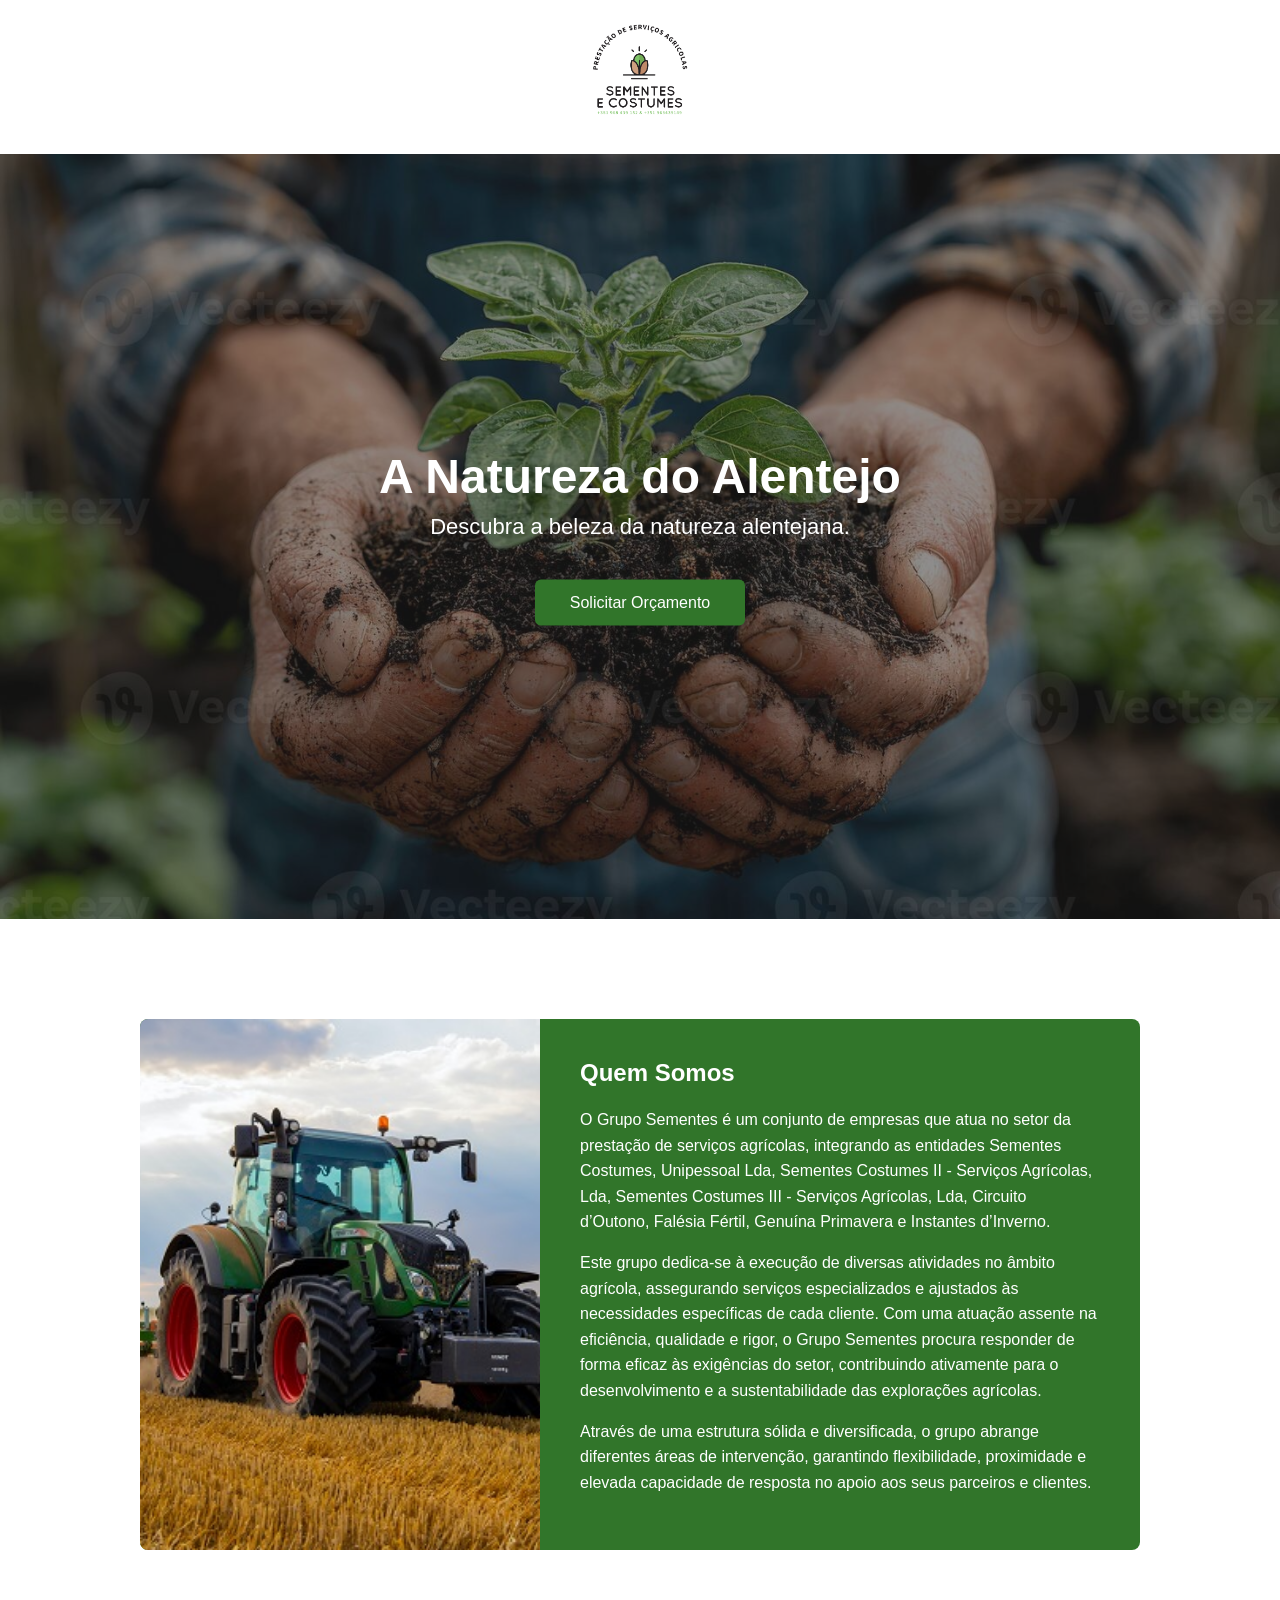
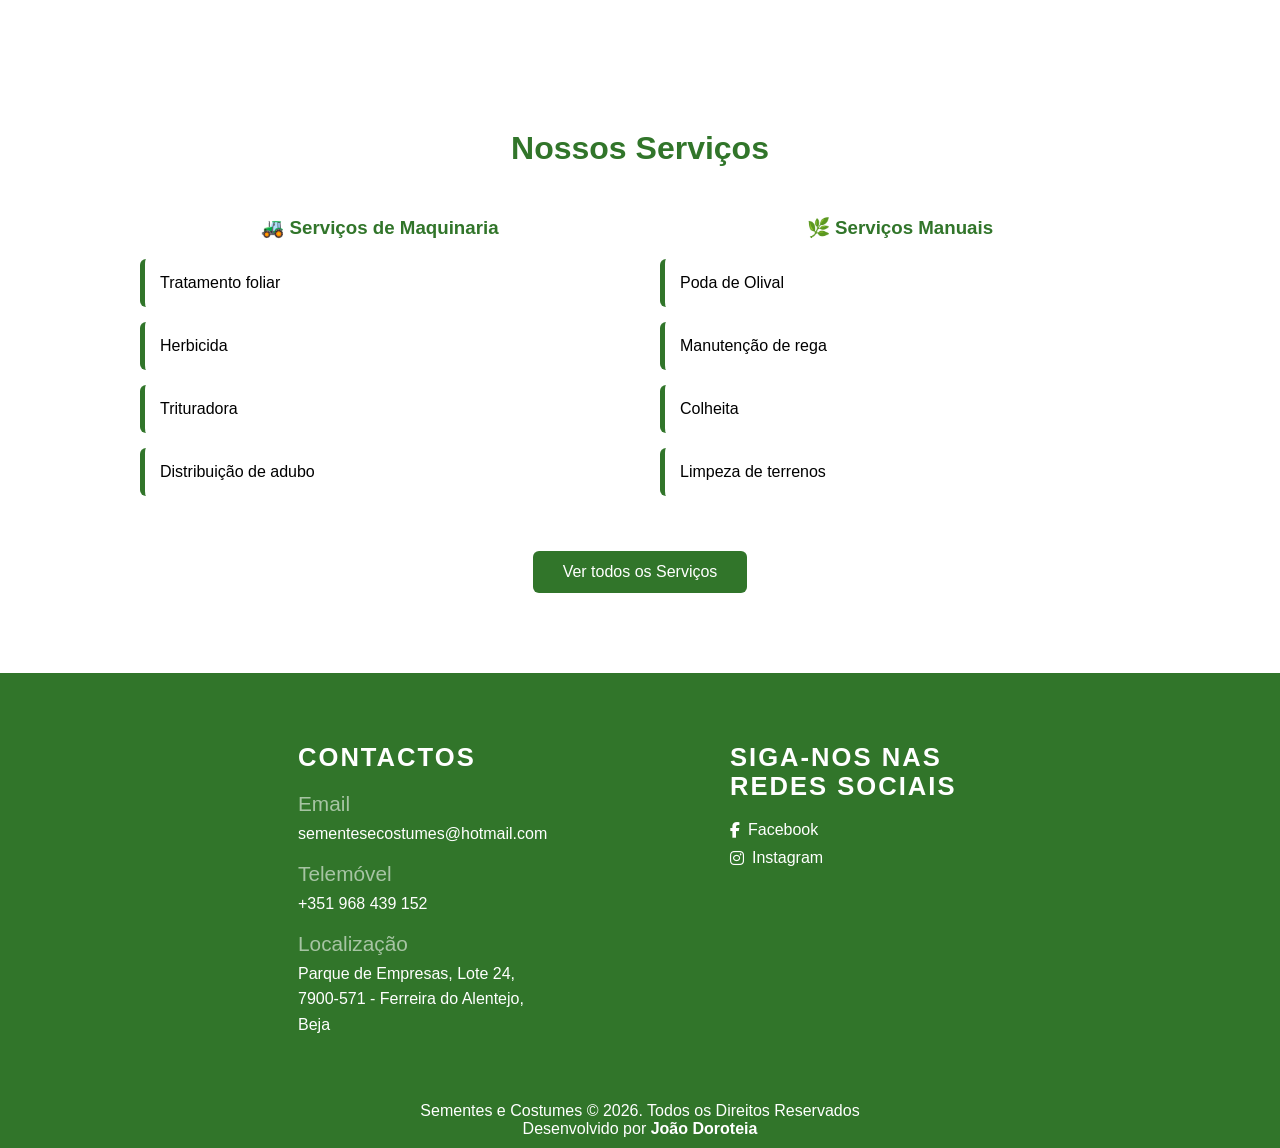
<file: index.html>
<!DOCTYPE html>
<html lang="pt">

<head>
    <meta charset="UTF-8">
    <meta name="viewport" content="width=device-width, initial-scale=1.0">
    <title>Sementes e Costumes</title>
    <link rel="stylesheet" href="styles.css" />
    <link rel="stylesheet" href="https://cdnjs.cloudflare.com/ajax/libs/font-awesome/6.5.0/css/all.min.css">
</head>

<body>

    <!-- ////////////////////////////////////////////////////////////////////////////////////////////////////////////////// -->
    <!-- ////////////////////////////////////////////////////////////////////////////////////////////////////////////////// -->

    <header class="header">

        <div class="container header-container">

            <div class="logo">
                <img src="assets/logotipo.png" alt="Sementes e Costumes">
            </div>

        </div>

    </header>

    <!-- ////////////////////////////////////////////////////////////////////////////////////////////////////////////////// -->
    <!-- ////////////////////////////////////////////////////////////////////////////////////////////////////////////////// -->

    <section class="hero">

        <div class="hero-slide active" style="background-image: url('assets/hero.jpeg');"></div>
        <div class="hero-slide" style="background-image: url('assets/hero2.jpg');"></div>
        <div class="hero-slide" style="background-image: url('assets/hero3.jpg');"></div>

        <div class="hero-content">

            <h1>A Natureza do Alentejo</h1>
            <p>Descubra a beleza da natureza alentejana.</p>

            <a href="contacto.html" class="btn-contact">Solicitar Orçamento</a>

        </div>

    </section>

    <!-- ////////////////////////////////////////////////////////////////////////////////////////////////////////////////// -->
    <!-- ////////////////////////////////////////////////////////////////////////////////////////////////////////////////// -->

    <section class="about-home">

        <div class="about-box">

            <div class="about-img">
                <img src="assets/hero3.jpg" alt="Sobre Nós">
            </div>

            <div class="about-text">
                <h2>Quem Somos</h2>

                <p>
                    O Grupo Sementes é um conjunto de empresas que atua no setor da prestação de serviços agrícolas,
                    integrando as entidades Sementes Costumes, Unipessoal Lda, Sementes Costumes II - Serviços
                    Agrícolas, Lda, Sementes Costumes III - Serviços Agrícolas, Lda, Circuito d’Outono, Falésia Fértil,
                    Genuína
                    Primavera e Instantes d’Inverno.
                </p>

                <p>
                    Este grupo dedica-se à execução de diversas atividades no âmbito agrícola,
                    assegurando serviços especializados e ajustados às necessidades específicas de cada cliente.
                    Com uma atuação assente na eficiência, qualidade e rigor, o Grupo Sementes procura responder de
                    forma eficaz às exigências do setor,
                    contribuindo ativamente para o desenvolvimento e a sustentabilidade das explorações agrícolas.
                </p>

                <p>
                    Através de uma estrutura sólida e diversificada, o grupo abrange diferentes áreas de intervenção,
                    garantindo flexibilidade, proximidade e elevada capacidade de resposta no apoio aos seus parceiros e
                    clientes.
                </p>


            </div>

        </div>

    </section>

    <!-- ////////////////////////////////////////////////////////////////////////////////////////////////////////////////// -->
    <!-- ////////////////////////////////////////////////////////////////////////////////////////////////////////////////// -->

    <section>

        <section class="home-services">
            <h2>Nossos Serviços</h2>

            <div class="services-preview">

                <!-- MAQUINARIA -->
                <div class="services-column">
                    <h3>🚜 Serviços de Maquinaria</h3>

                    <div class="service-box">Tratamento foliar</div>
                    <div class="service-box">Herbicida</div>
                    <div class="service-box">Trituradora</div>
                    <div class="service-box">Distribuição de adubo</div>
                </div>

                <!-- MANUAIS -->
                <div class="services-column">
                    <h3>🌿 Serviços Manuais</h3>

                    <div class="service-box">Poda de Olival</div>
                    <div class="service-box">Manutenção de rega</div>
                    <div class="service-box">Colheita</div>
                    <div class="service-box">Limpeza de terrenos</div>
                </div>

            </div>

            <a href="servicos.html" class="btn-services-main">
                Ver todos os Serviços
            </a>
        </section>

    </section>

    <!-- ////////////////////////////////////////////////////////////////////////////////////////////////////////////////// -->
    <!-- ////////////////////////////////////////////////////////////////////////////////////////////////////////////////// -->

    <footer class="site-footer">

        <div class="footer-container">

            <div class="footer-col">
                <h3>Contactos</h3>

                <div class="contact-text">
                    <h4>Email</h4>
                    <p>sementesecostumes@hotmail.com</p>
                </div>

                <div class="contact-text">
                    <h4>Telemóvel</h4>
                    <p>+351 968 439 152</p>
                </div>

                <div class="contact-text">
                    <h4>Localização</h4>
                    <p>Parque de Empresas, Lote 24, 7900-571 - Ferreira do Alentejo, Beja</p>

                </div>
            </div>

            <div class="footer-col">
                <h3>Siga-nos nas Redes Sociais</h3>

                <ul>
                    <li><a href="#"><i class="fab fa-facebook-f"></i> Facebook</a></li>
                    <li><a href="#"><i class="fab fa-instagram"></i> Instagram</a></li>
                </ul>
            </div>

        </div>

        <div class="footer-bottom">
            <p>Sementes e Costumes © 2026. Todos os Direitos Reservados</p>
            <p>Desenvolvido por <strong>João Doroteia</strong></p>
        </div>

        <script src="script.js"></script>

    </footer>

</body>

</html>
</file>
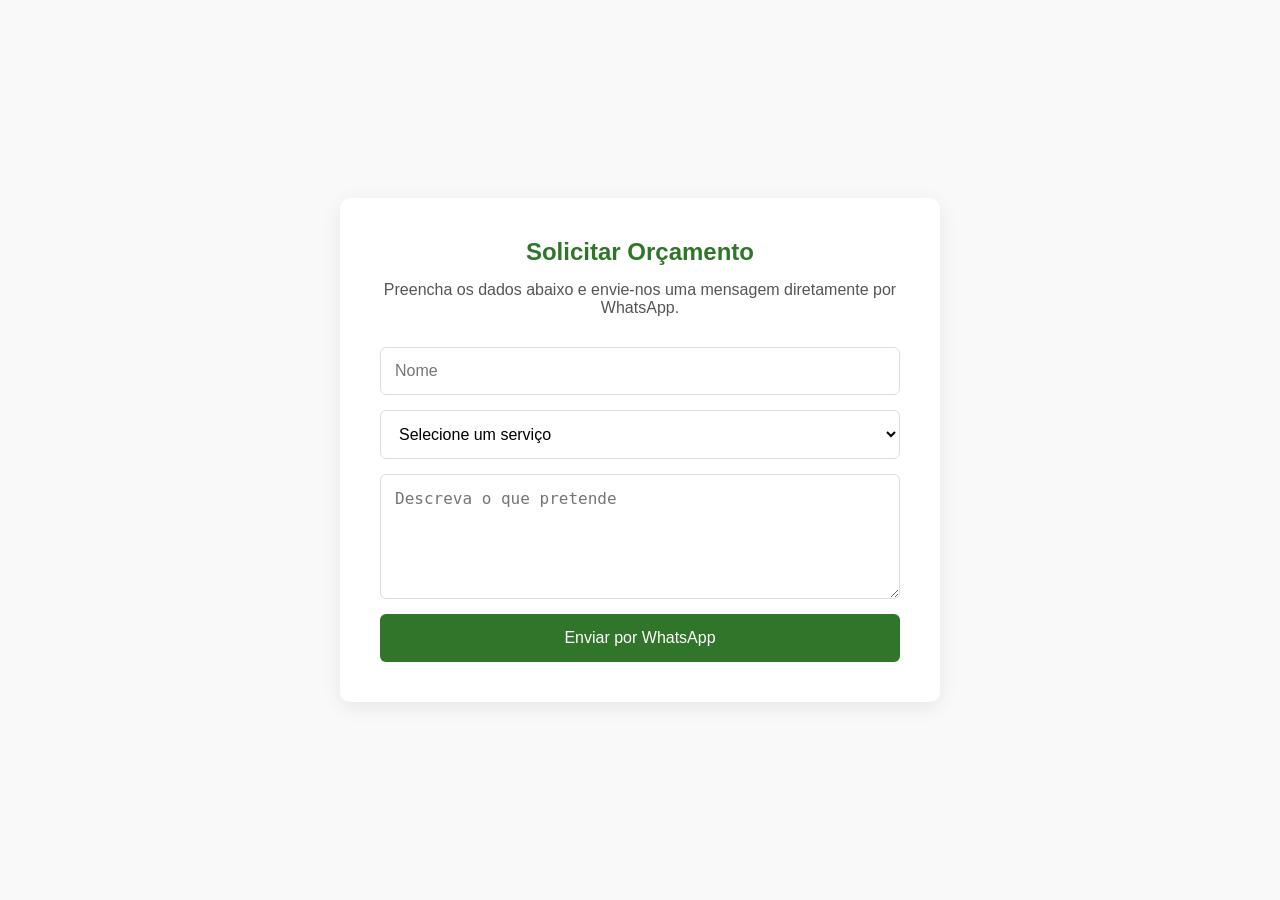
<file: contacto.html>
<!DOCTYPE html>
<html lang="pt">

<head>
    <meta charset="UTF-8">
    <meta name="viewport" content="width=device-width, initial-scale=1.0">
    <title>Pedido de Orçamento - Sementes e Costumes</title>
    <link rel="stylesheet" href="styles.css">
    <link rel="stylesheet" href="https://cdnjs.cloudflare.com/ajax/libs/font-awesome/6.5.0/css/all.min.css">
</head>

<body>
    <section class="contact-page">
        <div class="contact-container">

            <h1>Solicitar Orçamento</h1>
            <p>Preencha os dados abaixo e envie-nos uma mensagem diretamente por WhatsApp.</p>

            <form id="whatsappForm">

                <input type="text" id="nome" placeholder="Nome" required>
                <select id="servico" required>
                    <option value="">Selecione um serviço</option>

                    <optgroup label="Serviços com Maquinaria">

                        <option>Tratamento foliar</option>
                        <option>Herbicida</option>
                        <option>Trituradora</option>
                        <option>Destroçadora de correntes</option>
                        <option>Grade de disco pesada</option>
                        <option>Distribuição de adubo</option>
                        <option>Mini giratória</option>
                        <option>Fresa</option>

                    </optgroup>

                    <optgroup label="Serviços Gerais">

                        <option>Poda de Olival / Amendoal</option>
                        <option>Manutenção de rega</option>
                        <option>Plantação e apanha de fruta</option>
                        <option>Poda Baixeira</option>
                        <option>Poda com motosserra</option>
                        <option>Limpeza e manutenção de terrenos</option>
                        <option>Colheita de Olival</option>
                        <option>Colheita de Amendoal</option>
                        <option>Serviços roçadora</option>
                        <option>Plantação olival</option>

                    </optgroup>

                </select>

                <textarea id="mensagem" rows="5" placeholder="Descreva o que pretende"></textarea>

                <button type="submit">Enviar por WhatsApp</button>

            </form>

        </div>

    </section>

    <script src="script.js"></script>

</body>

</html>
</file>
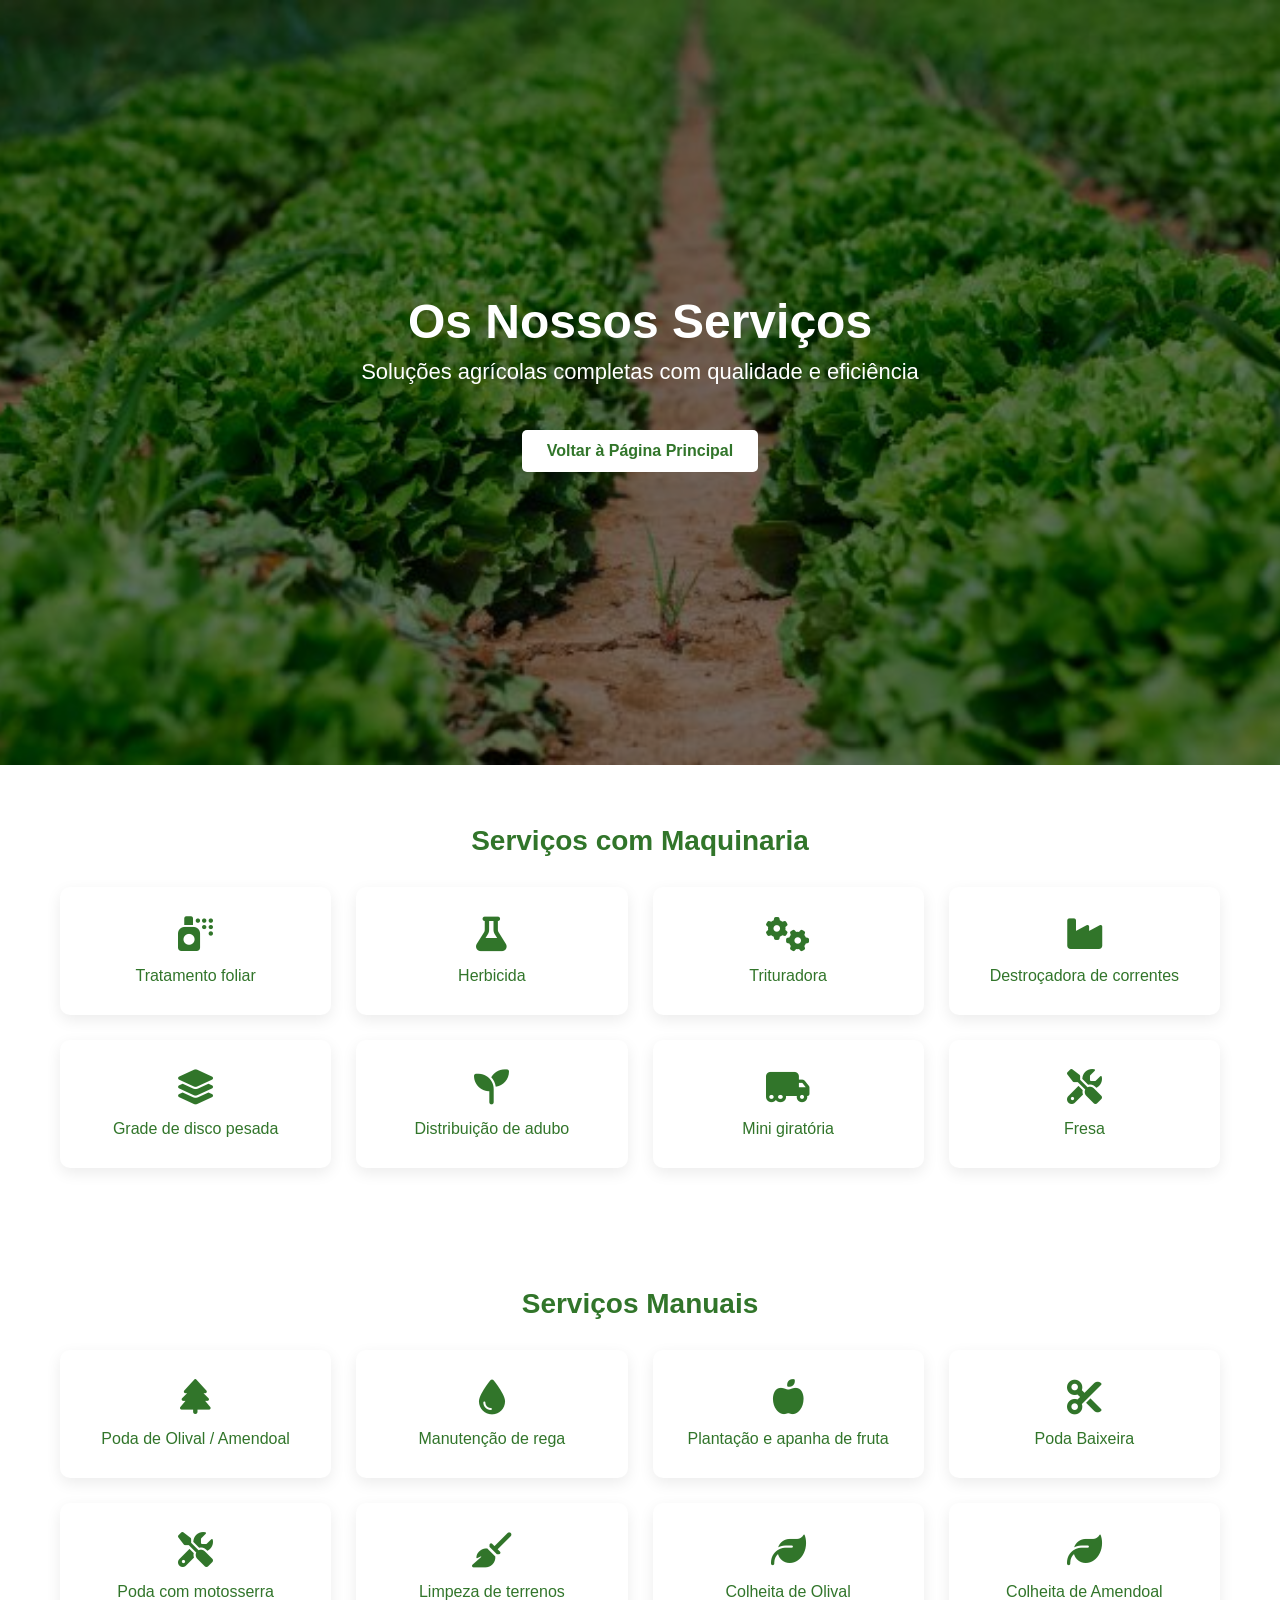
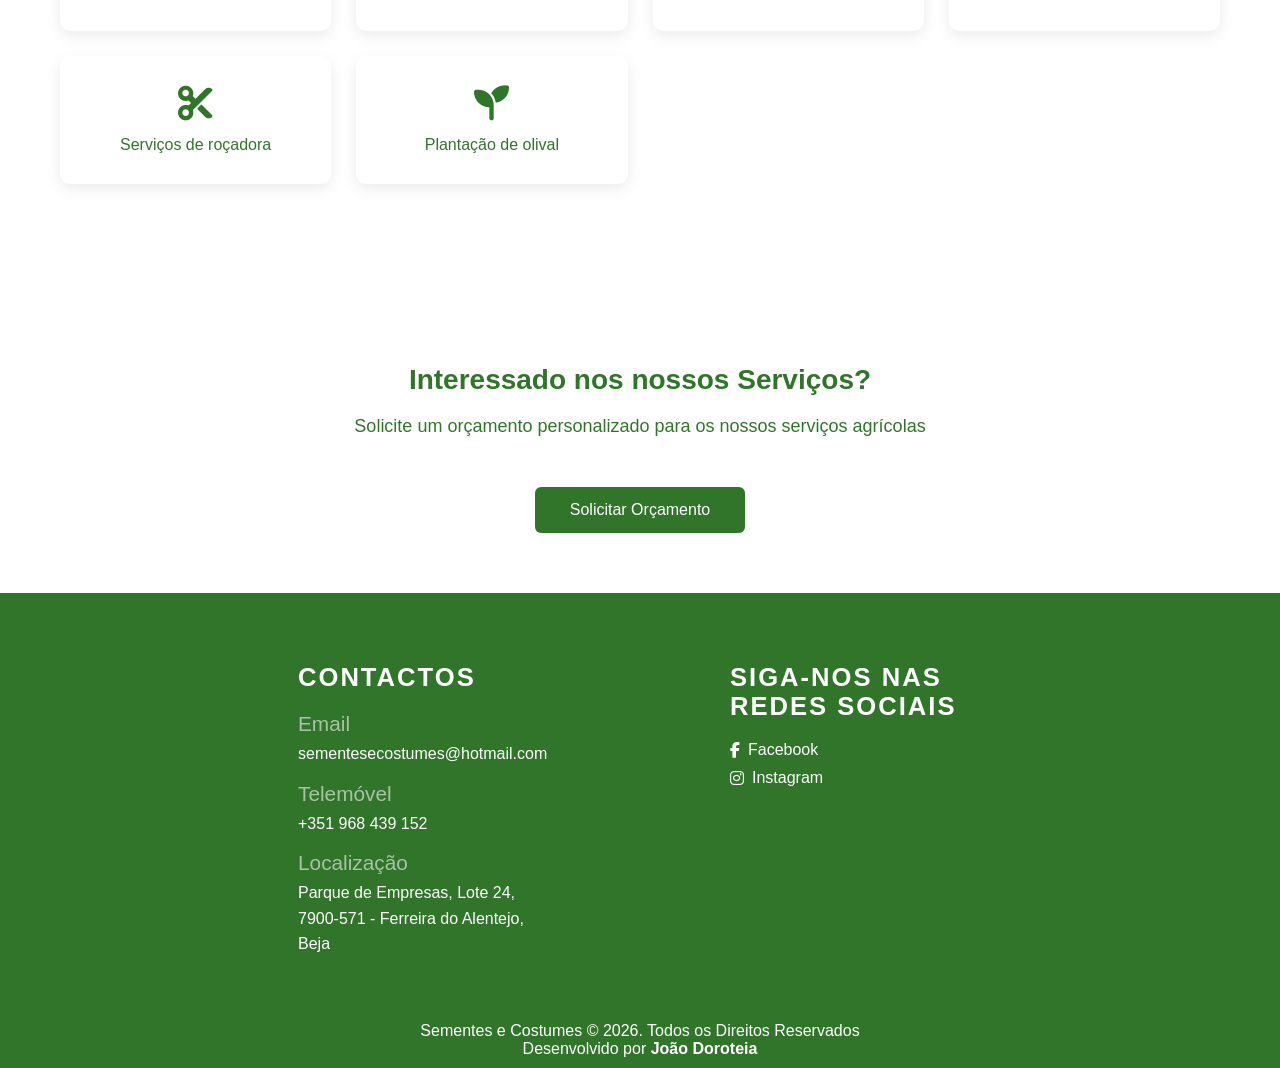
<file: servicos.html>
<!DOCTYPE html>
<html lang="pt">

<head>
    <meta charset="UTF-8">
    <meta name="viewport" content="width=device-width, initial-scale=1.0">
    <title>Serviços - Sementes e Costumes</title>
    <link rel="stylesheet" href="styles.css">
    <link rel="stylesheet" href="https://cdnjs.cloudflare.com/ajax/libs/font-awesome/6.5.0/css/all.min.css">
</head>

<body>

    <!-- ////////////////////////////////////////////////////////////////////////////////////////////////////////////////// -->
    <!-- ////////////////////////////////////////////////////////////////////////////////////////////////////////////////// -->

    <!-- HERO PEQUENO -->
    <section class="services-hero">

        <h1>Os Nossos Serviços</h1>
        <p>Soluções agrícolas completas com qualidade e eficiência</p>

        <a href="index.html" class="btn-back">
            Voltar à Página Principal
        </a>

    </section>

    <!-- ////////////////////////////////////////////////////////////////////////////////////////////////////////////////// -->
    <!-- ////////////////////////////////////////////////////////////////////////////////////////////////////////////////// -->

    <!-- SERVIÇOS COM MAQUINARIA -->
    <section class="services-page">

        <h2>Serviços com Maquinaria</h2>

        <div class="services-grid">

            <div class="service-card"><i class="fas fa-spray-can"></i>
                <p>Tratamento foliar</p>
            </div>
            <div class="service-card"><i class="fas fa-flask"></i>
                <p>Herbicida</p>
            </div>
            <div class="service-card"><i class="fas fa-cogs"></i>
                <p>Trituradora</p>
            </div>
            <div class="service-card"><i class="fas fa-industry"></i>
                <p>Destroçadora de correntes</p>
            </div>
            <div class="service-card"><i class="fas fa-layer-group"></i>
                <p>Grade de disco pesada</p>
            </div>
            <div class="service-card"><i class="fas fa-seedling"></i>
                <p>Distribuição de adubo</p>
            </div>
            <div class="service-card"><i class="fas fa-truck-moving"></i>
                <p>Mini giratória</p>
            </div>
            <div class="service-card"><i class="fas fa-tools"></i>
                <p>Fresa</p>
            </div>

        </div>

    </section>

    <!-- SERVIÇOS MANUAIS -->
    <section class="services-page">

        <h2>Serviços Manuais</h2>

        <div class="services-grid">

            <div class="service-card"><i class="fas fa-tree"></i>
                <p>Poda de Olival / Amendoal</p>
            </div>
            <div class="service-card"><i class="fas fa-tint"></i>
                <p>Manutenção de rega</p>
            </div>
            <div class="service-card"><i class="fas fa-apple-alt"></i>
                <p>Plantação e apanha de fruta</p>
            </div>
            <div class="service-card"><i class="fas fa-cut"></i>
                <p>Poda Baixeira</p>
            </div>
            <div class="service-card"><i class="fas fa-tools"></i>
                <p>Poda com motosserra</p>
            </div>
            <div class="service-card"><i class="fas fa-broom"></i>
                <p>Limpeza de terrenos</p>
            </div>
            <div class="service-card"><i class="fas fa-leaf"></i>
                <p>Colheita de Olival</p>
            </div>
            <div class="service-card"><i class="fas fa-leaf"></i>
                <p>Colheita de Amendoal</p>
            </div>
            <div class="service-card"><i class="fas fa-cut"></i>
                <p>Serviços de roçadora</p>
            </div>
            <div class="service-card"><i class="fas fa-seedling"></i>
                <p>Plantação de olival</p>
            </div>

        </div>

    </section>

    <!-- ////////////////////////////////////////////////////////////////////////////////////////////////////////////////// -->
    <!-- ////////////////////////////////////////////////////////////////////////////////////////////////////////////////// -->

    <section class="services-cta">

        <h2>Interessado nos nossos Serviços?</h2>
        <p>Solicite um orçamento personalizado para os nossos serviços agrícolas</p>

        <a href="contacto.html" class="btn-contact">
            Solicitar Orçamento
        </a>

    </section>

    <!-- ////////////////////////////////////////////////////////////////////////////////////////////////////////////////// -->
    <!-- ////////////////////////////////////////////////////////////////////////////////////////////////////////////////// -->

    <footer class="site-footer">

        <div class="footer-container">

            <div class="footer-col">
                <h3>Contactos</h3>

                <div class="contact-text">
                    <h4>Email</h4>
                    <p>sementesecostumes@hotmail.com</p>
                </div>

                <div class="contact-text">
                    <h4>Telemóvel</h4>
                    <p>+351 968 439 152</p>
                </div>

                <div class="contact-text">
                    <h4>Localização</h4>
                    <p>Parque de Empresas, Lote 24, 7900-571 - Ferreira do Alentejo, Beja</p>

                </div>
            </div>

            <div class="footer-col">
                <h3>Siga-nos nas Redes Sociais</h3>

                <ul>
                    <li><a href="#"><i class="fab fa-facebook-f"></i> Facebook</a></li>
                    <li><a href="#"><i class="fab fa-instagram"></i> Instagram</a></li>
                </ul>
            </div>

        </div>

        <div class="footer-bottom">
            <p>Sementes e Costumes © 2026. Todos os Direitos Reservados</p>
            <p>Desenvolvido por <strong>João Doroteia</strong></p>
        </div>

        <script src="script.js"></script>

    </footer>

</body>

</html>
</file>
<file: styles.css>
* {
    margin: 0;
    padding: 0;
    box-sizing: border-box;
}

body {
    font-family: Garamond, Helvetica, sans-serif;
}

h1,
h2 {
    font-family: "Arial Black", Garamond, Helvetica, sans-serif;
}

html {
    scroll-behavior: smooth;
}

/* CONTAINER */
.container {
    width: 90%;
    max-width: 1200px;
    margin: 0 auto;
    padding: 0 20px;
}

/* BOTÕES */
.btn-contact {
    display: inline-block;
    margin-top: 20px;
    background: #31752a;
    color: white;
    padding: 12px 25px;
    font-size: 18px;
    text-decoration: none;
    border-radius: 5px;
    transition: background 0.3s ease;
}

.btn-contact:hover {
    background: #255d20;
}

.btn-back {
    display: inline-block;
    margin-top: 25px;
    background: white;
    color: #31752a;
    padding: 12px 25px;
    border-radius: 5px;
    text-decoration: none;
    font-weight: 600;
    transition: 0.3s;
}

.btn-back:hover {
    background: #f0f0f0;
}

/* ============================================================================================================================= */
/* ============================================================================================================================= */

/* ===============================================
   BARRA DE NAVEGAÇÃO NO TOPO - PÁGINA PRINCIPAL
================================================== */
.header {
    position: relative;
    align-items: center;
    padding: 20px;
    background-color: #fff;
    box-shadow: 0 1px 3px rgba(0, 0, 0, 0.1);
}

.header-container {
    display: flex;
    justify-content: center;
    align-items: center;
    max-width: 1200px;
    margin: 0 auto;
    width: 100%;
}

/* BARRA DE NAVEGAÇÃO AO MEIO */
.logo {
    justify-self: center;
}

.logo img {
    height: 110px;
}


/* ============================================================================================================================= */
/* ============================================================================================================================= */

/* ===========================
   RODAPÉ - TODAS AS PÁGINAS
============================== */
.site-footer {
    background: #31752a;
    color: #fff;
    padding-top: 70px;
}

/* CONTAINER PRINCIPAL */
.footer-container {
    max-width: 900px;
    margin: auto;
    padding: 0 30px 40px;
    display: flex;
    justify-content: center;
    gap: 180px;
}

/* COLUNAS */
.footer-col {
    width: 30%;
}

.footer-col h3 {
    font-size: 1.6rem;
    letter-spacing: 2px;
    text-transform: uppercase;
    margin-bottom: 20px;
    color: white;
}

.footer-col h4 {
    font-size: 1.3rem;
    margin-bottom: 5px;
    font-weight: 500;
    opacity: 0.8;
    color: rgba(255, 255, 255, 0.718);
}

.footer-col p {
    line-height: 1.6;
    margin-bottom: 15px;
    color: white;
}

.footer-col ul {
    list-style: none;
    padding: 0;
}

.footer-col li {
    margin-bottom: 10px;
}

.footer-col a {
    color: white;
    text-decoration: none;
    display: flex;
    align-items: center;
    gap: 8px;
}

.footer-col a:hover {
    opacity: 0.7;
}

.footer-socials li {
    margin-bottom: 10px;
}

/* PARTE DE BAIXO */
.footer-bottom {
    text-align: center;
    padding: 10px 0;
    background: #31752a;
    color: white;
    font-size: 1rem;
}

/* RESPONSIVO */
@media (max-width: 768px) {
    .footer-container {
        width: 100%;
        border-right: none;
        flex-direction: column;
        align-items: center;
        text-align: center;
        gap: 30px;
    }
}


/* ============================================================================================================================= */
/* ============================================================================================================================= */

/* =========================
   HERO - PÁGINA PRINCIPAL
============================ */
.hero {
    height: 85vh;
    position: relative;
    overflow: hidden;
}

/* SLIDES */
.hero-slide {
    position: absolute;
    inset: 0;
    background-size: cover;
    background-position: center;
    opacity: 0;
    transition: opacity 1s ease-in-out;
}

/* SLIDE ATIVO */
.hero-slide.active {
    opacity: 1;
}

/* OVERLAY ESCURO */
.hero::before {
    content: "";
    position: absolute;
    inset: 0;
    background: rgba(35, 34, 34, 0.5);
    z-index: 1;
}

.hero-content {
    position: relative;
    z-index: 2;
    text-align: center;
    color: white;
    top: 50%;
    transform: translateY(-50%);
}

.hero h1 {
    font-size: 48px;
    margin-bottom: 10px;
}

.hero p {
    font-size: 22px;
    margin-bottom: 20px;
}


/* ============================================================================================================================= */
/* ============================================================================================================================= */

/* =============================
   SOBRE NÓS - PÁGINA PRINCIPAL
================================ */
.about-home {
    padding: 100px 20px;
    display: flex;
    justify-content: center;
}

/* caixa principal */
.about-box {
    display: flex;
    max-width: 1000px;
    width: 100%;
    background: #31752a;
    border-radius: 8px;
    overflow: hidden;
}

/* imagem */
.about-img {
    width: 40%;
}

.about-img img {
    width: 100%;
    height: 100%;
    object-fit: cover;
    display: block;
}

/* texto */
.about-text {
    width: 60%;
    padding: 40px;
}

.about-text h2 {
    color: white;
    margin-bottom: 20px;
}

.about-text p {
    color: white;
    line-height: 1.6;
    margin-bottom: 15px;
}


/* ============================================================================================================================= */
/* ============================================================================================================================= */

/* ============================
   SERVIÇOS - PÁGINA PRINCIPAL
=============================== */
.home-services {
    padding: 80px 20px;
    background: white;
    text-align: center;
}

.home-services h2 {
    font-size: 32px;
    margin-bottom: 50px;
    color: #31752a;
}

/* GRID DAS COLUNAS */
.services-preview {
    display: flex;
    gap: 40px;
    justify-content: center;
    max-width: 1000px;
    margin: 0 auto 40px;
}

/* CADA COLUNA */
.services-column {
    flex: 1;
}

.services-column h3 {
    margin-bottom: 20px;
    color: #31752a;
}

/* CAIXAS DOS SERVIÇOS */
.service-box {
    background: white;
    padding: 15px;
    margin-bottom: 15px;
    border-radius: 6px;
    border-left: 5px solid #31752a;
    text-align: left;
    font-weight: 500;
    transition: 0.3s;
    cursor: pointer;
}

/* HOVER */
.service-box:hover {
    background: #31752a;
    color: white;
    transform: translateX(5px);
}

/* BOTÃO */
.btn-services-main {
    display: inline-block;
    background: #31752a;
    color: white;
    padding: 12px 30px;
    border-radius: 6px;
    text-decoration: none;
    font-size: 16px;
    transition: background 0.3s ease;
}

.btn-services-main:hover {
    background: #255d20;
}


/* ============================================================================================================================= */
/* ============================================================================================================================= */

/* =================
   HERO - SERVIÇOS
==================== */
.services-hero {
    height: 85vh;
    background: url("assets/hero2.jpg") center/cover no-repeat;
    display: flex;
    flex-direction: column;
    justify-content: center;
    align-items: center;
    text-align: center;
    color: white;
    position: relative;
}

/* overlay escuro */
.services-hero::before {
    content: "";
    position: absolute;
    inset: 0;
    background: rgba(0, 0, 0, 0.5);
    pointer-events: none; /* garantir que o overlay não bloqueia a interação com o botão */
}

.services-hero > * {
    position: relative;
    z-index: 2;
}

/* garantir que o texto fica visível */
.services-hero h1 {
    font-size: 48px;
    margin-bottom: 10px;
    position: relative; /* garantir que o texto fica visível por conta do overlay */
    z-index: 1; /* garantir que o texto fica visível por conta do overlay */
}

.services-hero p {
    font-size: 22px;
    margin-bottom: 20px;
    position: relative; /* garantir que o texto fica visível por conta do overlay */
    z-index: 1; /* garantir que o texto fica visível por conta do overlay */
}

/* SECÇÕES */
.services-page {
    padding: 60px 20px;
    max-width: 1200px;
    margin: auto;
}

.services-page h2 {
    text-align: center;
    font-size: 28px;
    margin-bottom: 30px;
    color: #31752a;
}

/* GRID */
.services-grid {
    display: grid;
    grid-template-columns: repeat(auto-fit, minmax(250px, 1fr));
    gap: 25px;
}

/* CARD */
.service-card {
    background: white;
    padding: 30px 20px;
    text-align: center;
    border-radius: 10px;
    box-shadow: 0 5px 15px rgba(0, 0, 0, 0.08);
    transition: 0.3s;
    cursor: pointer;
}

.service-card i {
    font-size: 35px;
    color: #31752a;
    margin-bottom: 15px;
}

.service-card p {
    font-size: 16px;
    color: #31752a;
}

/* HOVER */
.service-card:hover {
    transform: translateY(-8px);
    background: #31752a;
}

.service-card:hover i,
.service-card:hover p {
    color: white;
}


/* ================
   CTA - SERVIÇOS
=================== */
.services-cta {
    text-align: center;
    padding: 60px 30px;
    margin-top: 60px;
    background: white;
    color: #31752a;
}

.services-cta h2 {
    font-size: 28px;
    margin-bottom: 20px;
}

.services-cta p {
    font-size: 18px;
    margin-bottom: 30px;
}

/* BOTÃO */
.btn-contact {
    display: inline-block;
    margin-top: 20px;
    background: #31752a;
    color: white;
    padding: 14px 35px;
    border-radius: 6px;
    text-decoration: none;
    font-size: 16px;
    transition: background 0.3s ease;
}

/* HOVER */
.btn-contact:hover {
    background: #255d20;
}


/* ====================
   PÁGINA DE CONTACTO
======================= */
.contact-page {
    min-height: 100vh;
    padding: 80px 20px;
    background: #f9f9f9;
    display: flex;
    justify-content: center;
    align-items: center;
}

.contact-container {
    background: white;
    padding: 40px;
    border-radius: 10px;
    width: 100%;
    max-width: 600px;
    box-shadow: 0 5px 20px rgba(0, 0, 0, 0.08);
    text-align: center;
}

.contact-container h1 {
    color: #31752a;
    margin-bottom: 15px;
}

.contact-container p {
    margin-bottom: 30px;
    color: #555;
}

#whatsappForm {
    display: flex;
    flex-direction: column;
    gap: 15px;
}

#whatsappForm select {
    padding: 14px;
    border: 1px solid #ddd;
    border-radius: 6px;
    font-size: 16px;
    background: white;
    cursor: pointer;
}

#whatsappForm input,
#whatsappForm textarea {
    padding: 14px;
    border: 1px solid #ddd;
    border-radius: 6px;
    font-size: 16px;
}

#whatsappForm button {
    background: #31752a;
    color: white;
    border: none;
    padding: 15px;
    font-size: 16px;
    border-radius: 6px;
    cursor: pointer;
    transition: background 0.3s ease;
}

#whatsappForm button:hover {
    background: #255d20;
}
</file>
